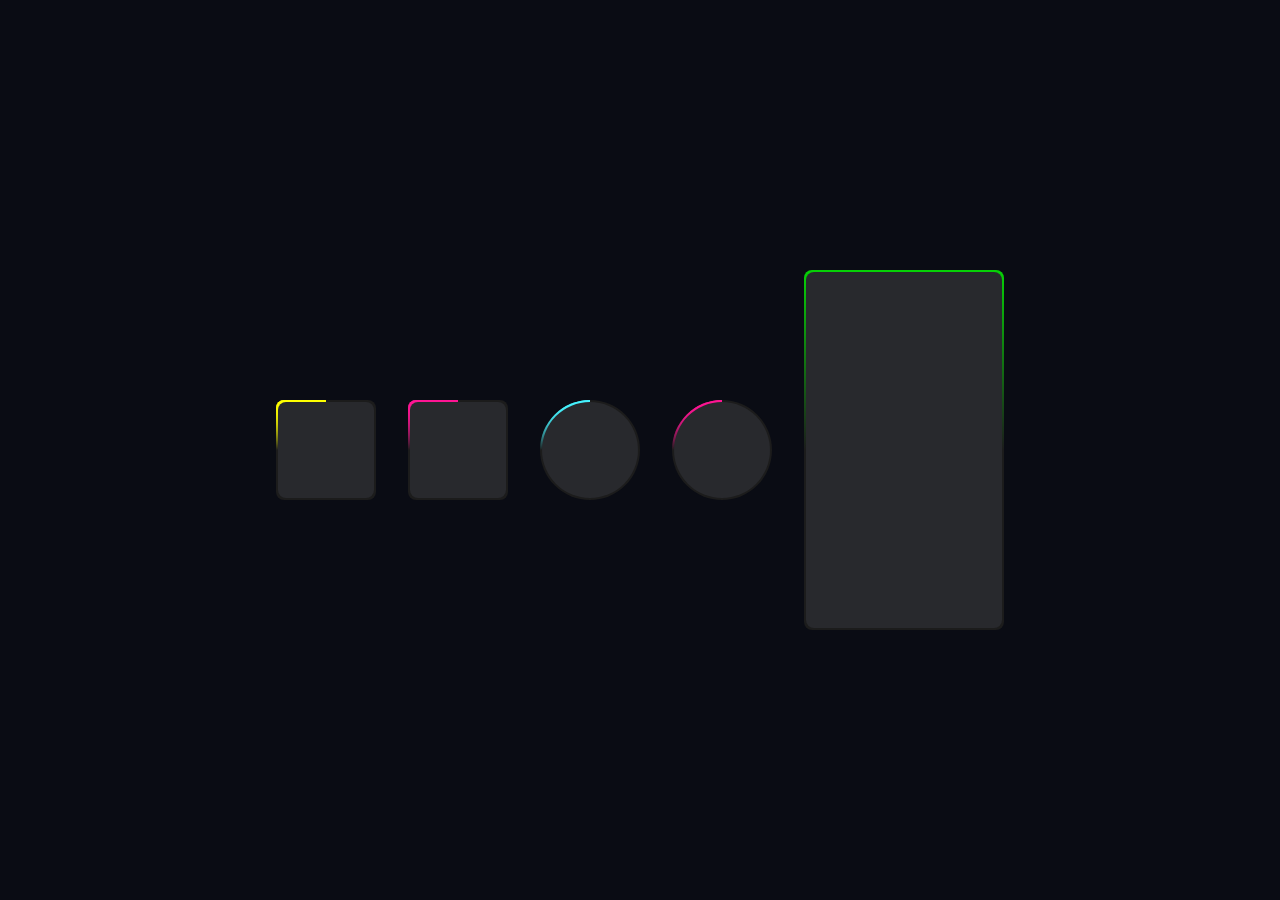
<file: examples_css/border-lights/index.html>
<html>
<head>
	<title>CSS</title>
</head>
<link rel="stylesheet" href="./index.css" />
<body>
	<div class="box yellow sm"><div class="form"></div></div>
	<div class="box pink sm"><div class="form"></div></div>
	<div class="box sky sm circle"><div class="form"></div></div>
	<div class="box pink sm circle"><div class="form"></div></div>
	<div class="box lime md clock"><div class="form"></div></div>
</body>
</html>
</file>
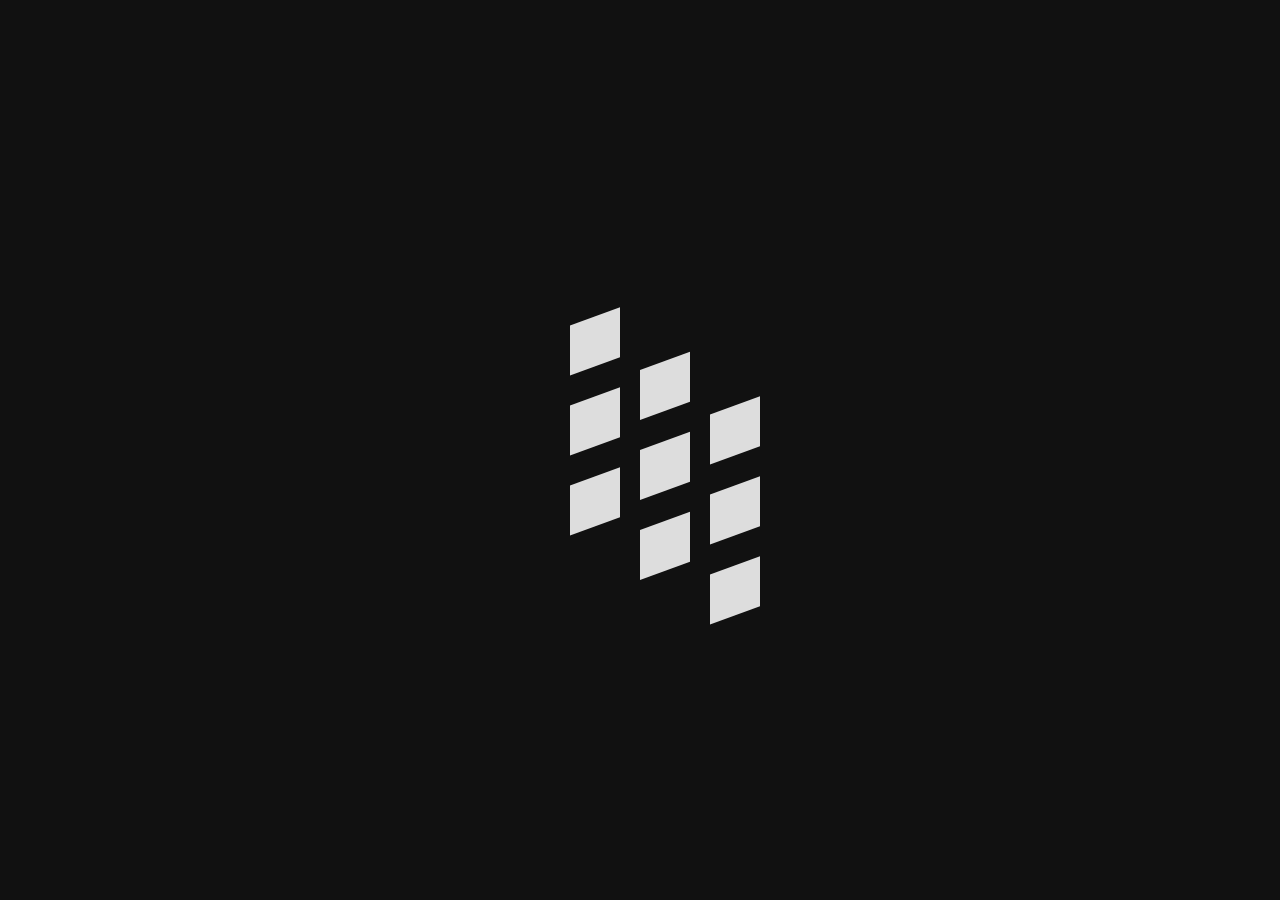
<file: examples_css/cube/index.html>
<!DOCTYPE html>
<html lang="en">
<head>
	<meta charset="UTF-8">
	<title>CSS :: Cube</title>
</head>
<link rel="stylesheet" href="./index.css" />
<body>
	<div class="container">
		<div class="cube">
			<div style="--x: -1; --y: 0;">
				<span style="--i: 3;"></span>
				<span style="--i: 2;"></span>
				<span style="--i: 1;"></span>
			</div>
			<div style="--x: 0; --y: 0;">
				<span style="--i: 3;"></span>
				<span style="--i: 2;"></span>
				<span style="--i: 1;"></span>
			</div>
			<div style="--x: 1; --y: 0;">
				<span style="--i: 3;"></span>
				<span style="--i: 2;"></span>
				<span style="--i: 1;"></span>
			</div>
		</div>
	</div>
</body>
</html>
</file>
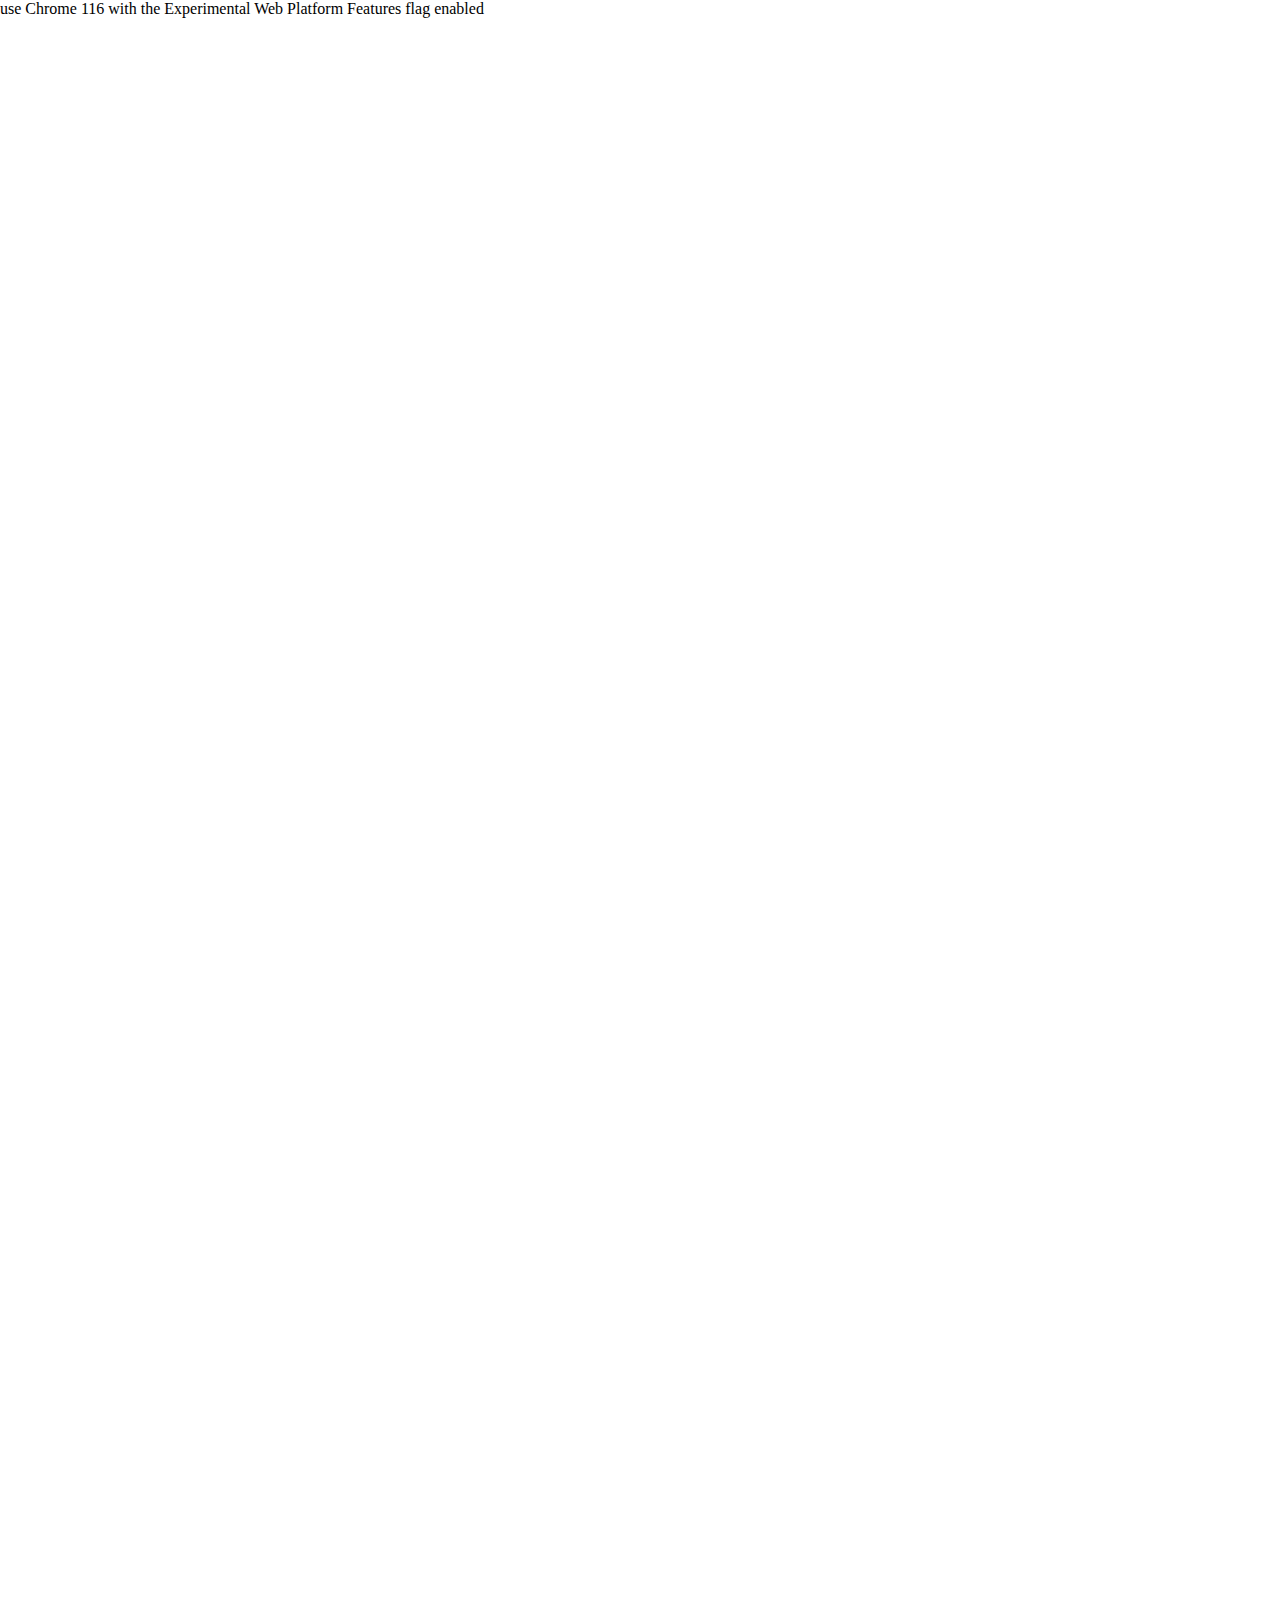
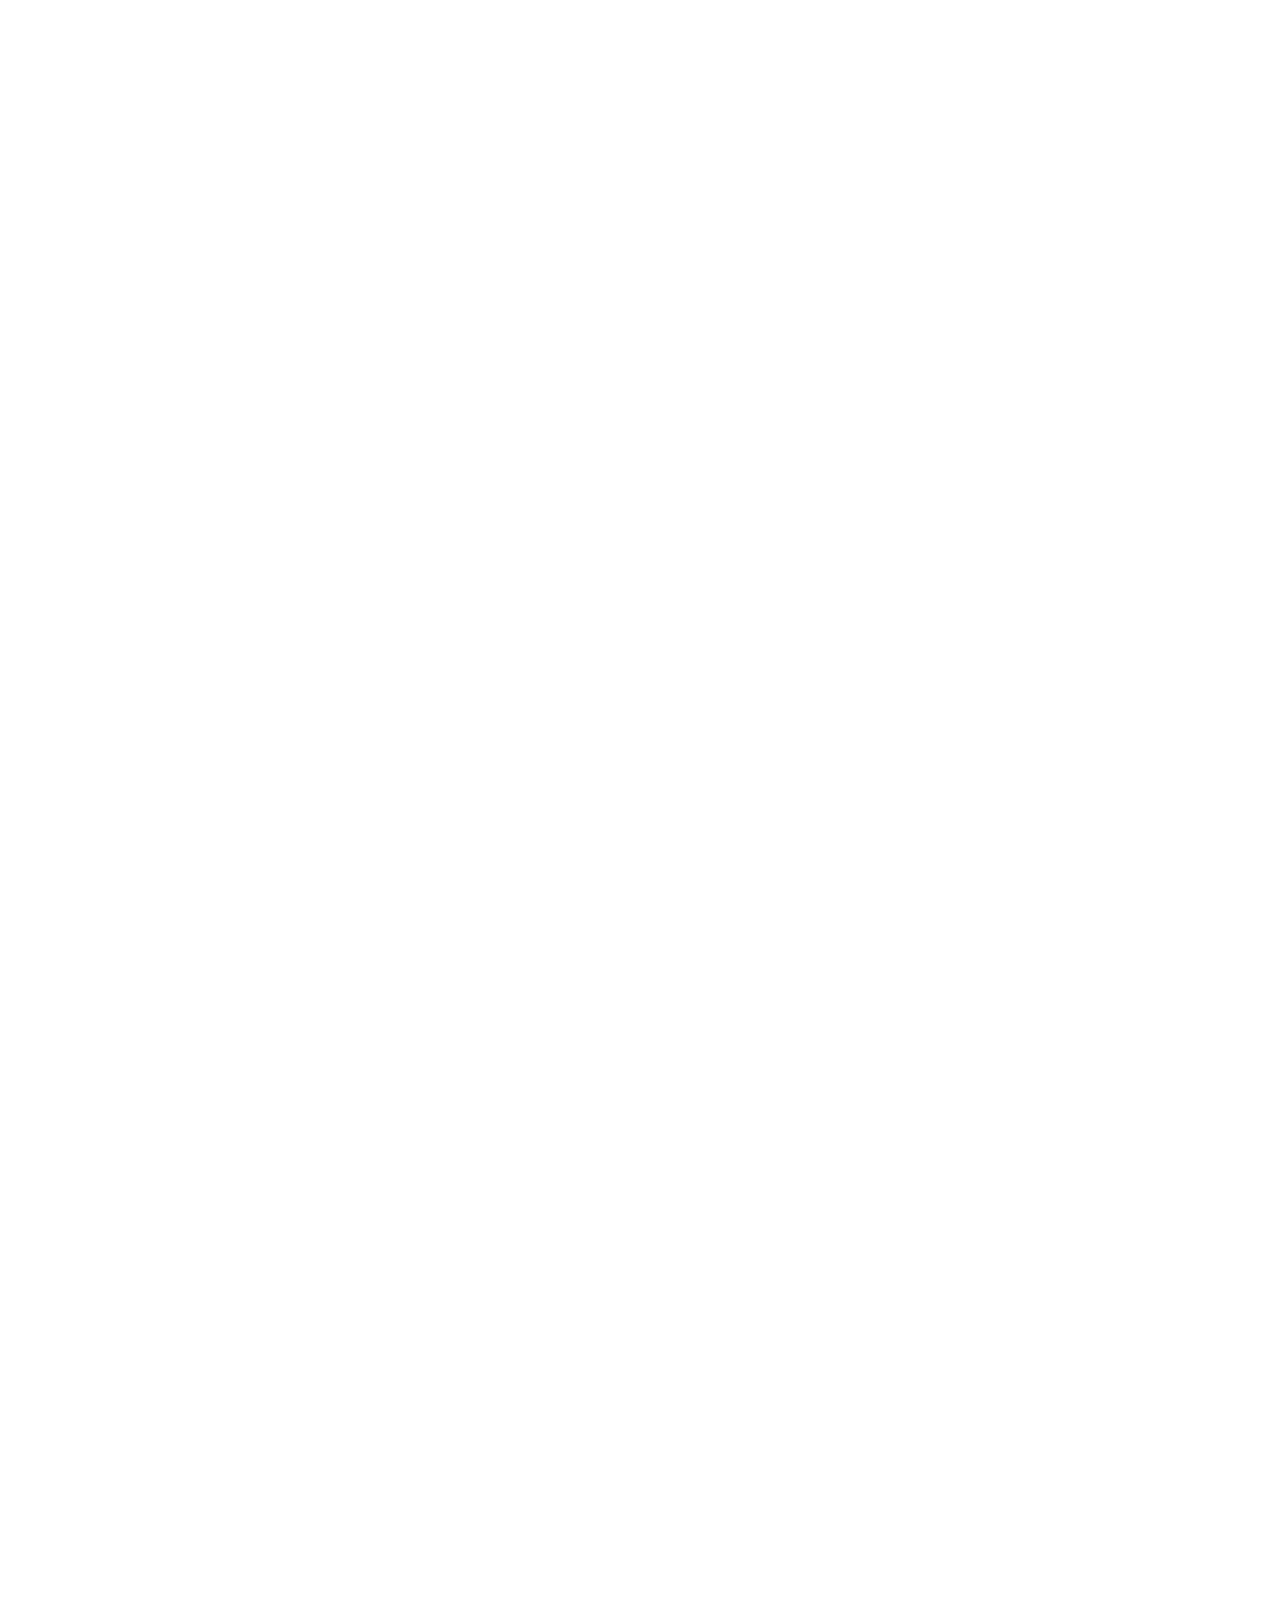
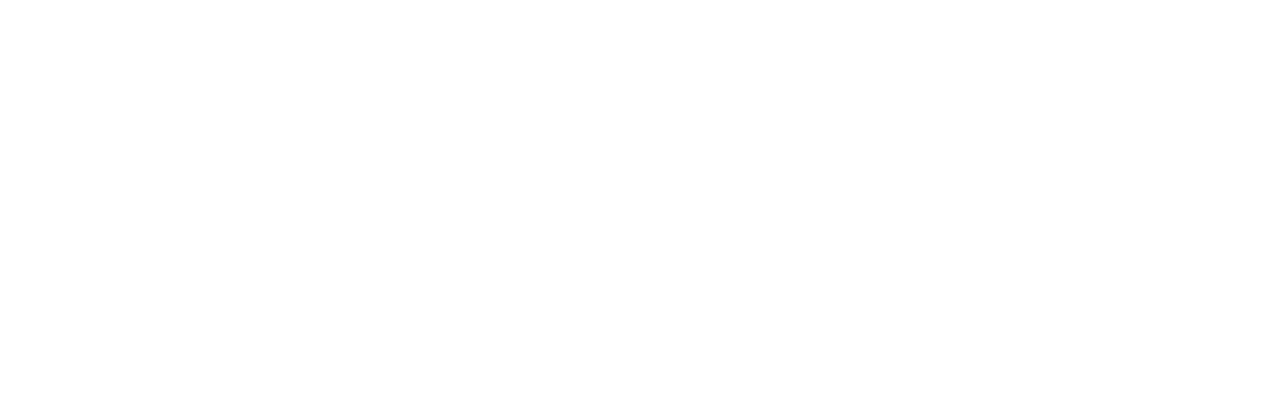
<file: examples_css/scroll-animations/index.html>
<html>
<head>
	<title>scroll-animations</title>
	<link rel="stylesheet" href="index.css">
</head>
<body>
<section>
	<span>use Chrome 116 with the Experimental Web Platform Features flag enabled</span>
	<!-- <div class="circle-wrap">
		<div class="circle"></div>
	</div> -->
</section>
<script src="./index.js"></script>
</body>
</html>
</file>
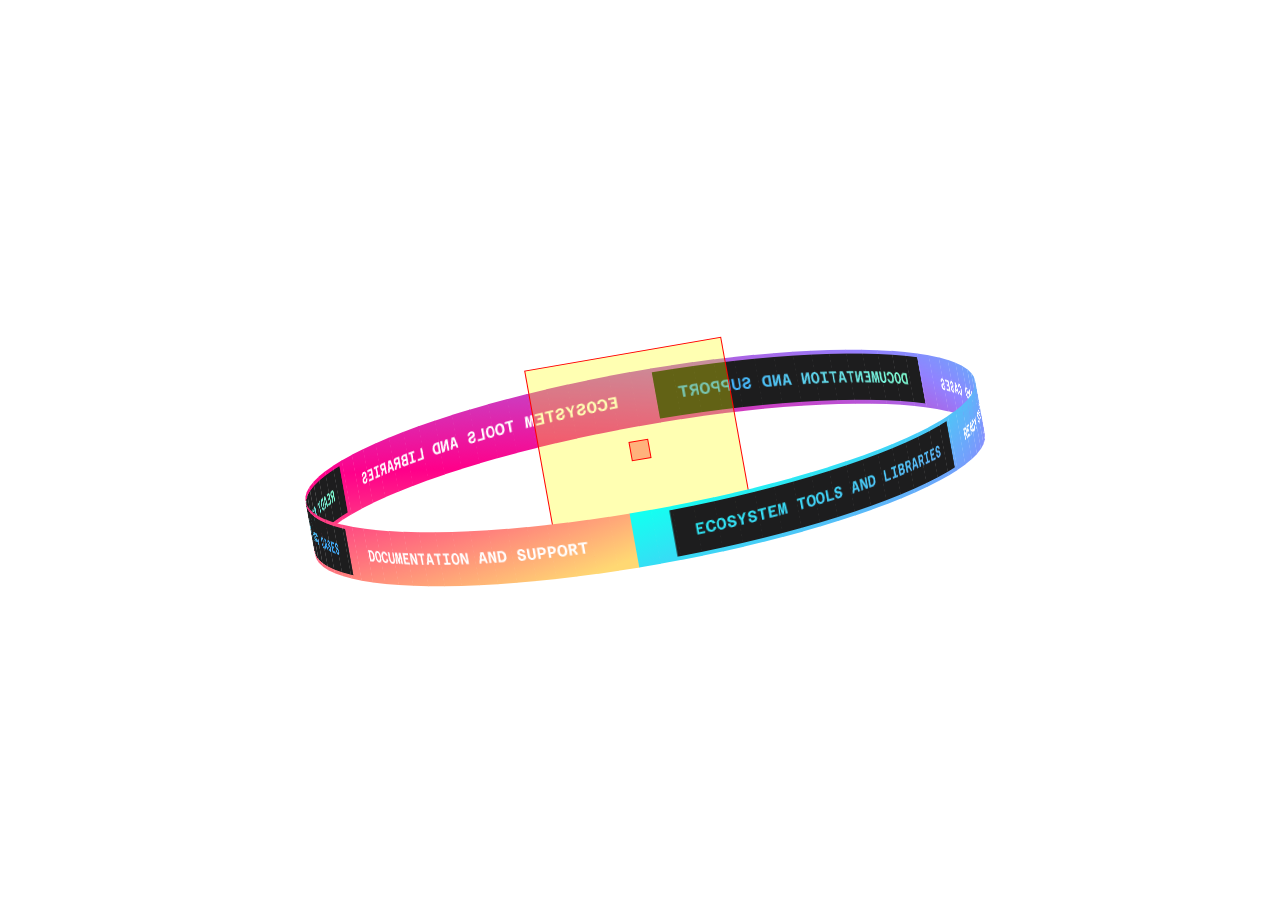
<file: examples_css/ribbon/ribbon_image.html>
<html>
<head>
	<title>CSS</title>
</head>
<style>
* {
	margin: 0;
	padding: 0;
	box-sizing: border-box;
}

body {
	background: white;
}

section {
	display: flex;
	align-items: center;
	justify-content: center;
	height: 100%;
	width: 100%;
}

/* */
.circle-wrap {
	--ribbon-length: 2180;
	--letter-count: 100;

	--letter-height: 56px;
	--letter-width: 21.8px;

	/* */
	--rotation-speed: 30000ms;
	--z-translate: 340px;

	/* position: absolute;
	top: 25%;
	left: 25%; */
	transform-style: preserve-3d;
	transform: rotateX(-12deg) rotateY(0deg) rotateZ(-10deg);

	background: rgba(255, 255, 0, .3);
	border: 1px solid red;
	width: 200px;
	height: 200px;
	padding: 5px;

	display: flex;
	align-items: center;
	justify-content: center;
}

.circle {
	transform-style: preserve-3d;
	animation: animatetext var(--rotation-speed) linear infinite;

	background: rgba(255, 0, 0, .3);
	border: 1px solid red;
	width: 20px;
	height: 20px;
}

.circle .letter {
	height: var(--letter-height);
	width: var(--letter-width);

	padding-top: 4px;
	padding-bottom: 4px;
	background: url('./text.svg');
	background-position: calc(var(--letter-width) * var(--i) * -1) 0;

	display: flex;
	align-items: center;
	justify-content: center;

	position: absolute;
	top: 0;
	left: 0; 

	transform-origin: center;
	transform-style: preserve-3d;
	transform: rotateY(calc(var(--i) * calc(360deg / var(--letter-count))))
		translateZ(var(--z-translate));
}


@keyframes animatetext {
	0% {
		transform: rotateY(360deg);
	}
	100% {
		transform: rotateY(0);
	}
}
</style>
<body>
<section>
	<div class="circle-wrap">
		<div class="circle"></div>
	</div>
</section>
<script>

const texts = new Array(100).fill(' ');

const textsLetters = texts
	.map((str, blockIndex) => {
		return str.split('')
			.map((s) => ({ letter: s, blockIndex }));
	})
	.reduce((acc, cur) => acc.concat(cur), [])
	.map((ltr, index) => {
		ltr.index = index;
		return ltr;
	});

console.log(textsLetters, textsLetters.length);

const html = textsLetters.reduce((acc, item) => {
	const view = `
	<div class="letter"style="--i: ${item.index};">&nbsp;</div>
`;
	return acc + view;
}, '');

document.querySelector('.circle').innerHTML = html

</script>
</body>
</html>
</file>
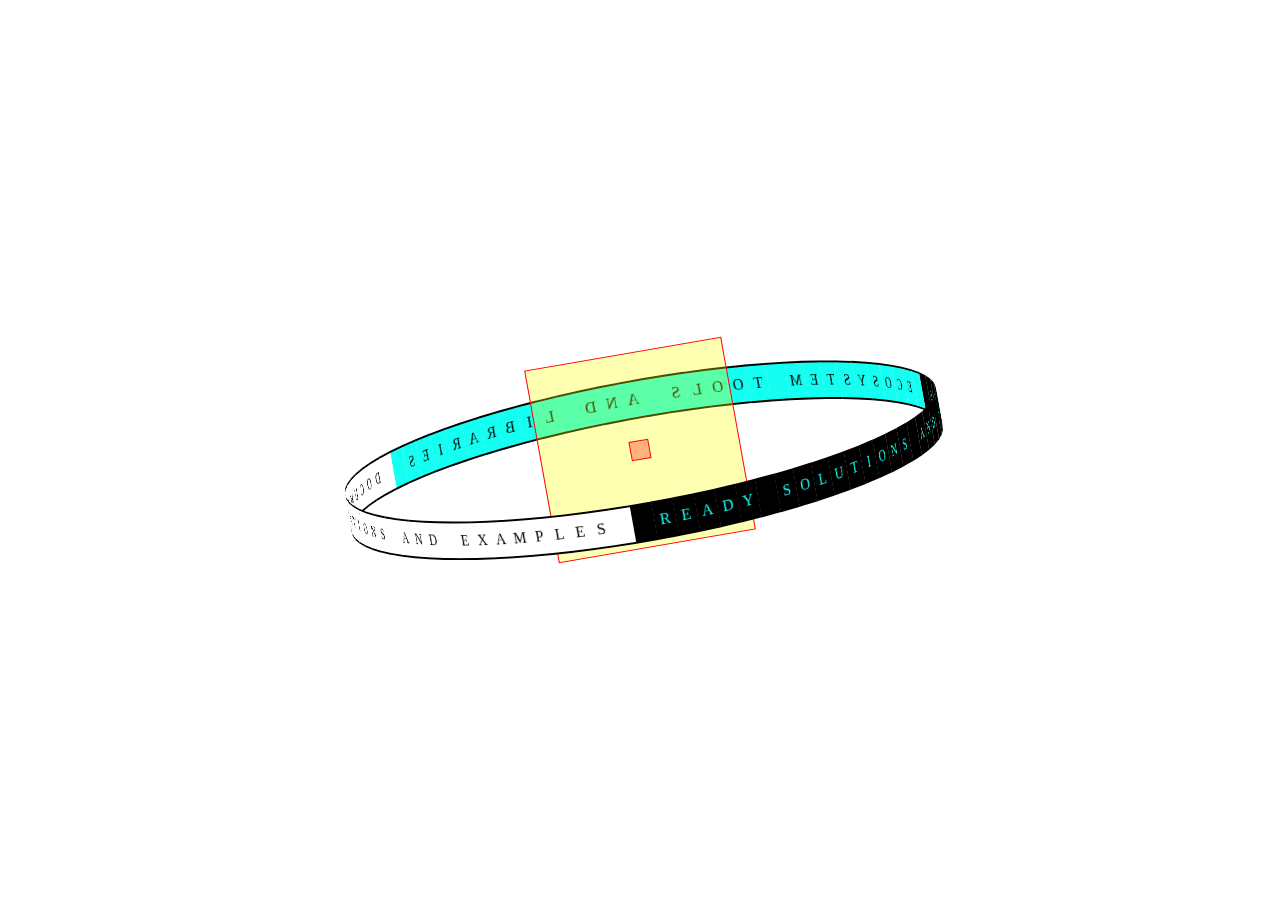
<file: examples_css/ribbon/ribbon_text.html>
<html>
<head>
	<title>CSS</title>
</head>
<style>
* {
	margin: 0;
	padding: 0;
	box-sizing: border-box;
}

body {
	background: white;
}

section {
	display: flex;
	align-items: center;
	justify-content: center;
	height: 100%;
	width: 100%;
}

/* */
.circle-wrap {
	--letter-count: 87;
	--letter-height: 40px;
	--letter-width: 22px;
	/* */
	--rotation-speed: 30000ms;
	--z-translate: 300px;

	/* position: absolute;
	top: 25%;
	left: 25%; */
	transform-style: preserve-3d;
	transform: rotateX(-12deg) rotateY(0deg) rotateZ(-10deg);

	background: rgba(255, 255, 0, .3);
	border: 1px solid red;
	width: 200px;
	height: 200px;
	padding: 5px;

	display: flex;
	align-items: center;
	justify-content: center;
}

.circle {
	transform-style: preserve-3d;
	animation: animatetext var(--rotation-speed) linear infinite;

	background: rgba(255, 0, 0, .3);
	border: 1px solid red;
	width: 20px;
	height: 20px;
}

.circle .letter {
	height: var(--letter-height);
	width: var(--letter-width);

	border-top: 2px solid black;
	border-bottom: 2px solid black;
	/* background: linear-gradient(0deg, rgb(0, 0, 255) 0px, rgb(0, 255, 0) 4px); */
	padding-top: 4px;
	padding-bottom: 4px;


	display: flex;
	align-items: center;
	justify-content: center;

	position: absolute;
	top: 0;
	left: 0; 
	/* background: white; */
	color: blue;

	transform-origin: center;
	transform-style: preserve-3d;
	transform: rotateY(calc(var(--i) * calc(360deg / var(--letter-count))))
		translateZ(var(--z-translate));
}

@keyframes animatetext {
	0% {
		transform: rotateY(360deg);
	}
	100% {
		transform: rotateY(0);
	}
}
</style>
<body>
<section>
	<div class="circle-wrap">
		<div class="circle">
		</div>
	</div>
</section>
<script>

// const letterView = (letter, block, index) => ` ${letter} `;
const blockColors = ['black', '#14FFF1', 'white'];
const textColors = ['#14FFF1', 'black', 'black'];

const texts = [
	' READY SOLUTIONS AND CASES ',
	' ECOSYSTEM TOOLS AND LIBRARIES ',
	' DOCUMENTATIONS AND EXAMPLES ',
];

const textsLetters = texts
	.map((str, blockIndex) => {
		return str.split('')
			.map((s) => ({ letter: s, blockIndex }));
	})
	.reduce((acc, cur) => acc.concat(cur), [])
	.map((ltr, index) => {
		ltr.index = index;
		return ltr;
	});

console.log(textsLetters, textsLetters.length);

const html = textsLetters.reduce((acc, item) => {
	const view = `
	<div class="letter" 
		style="
			--i: ${item.index};
			background: ${blockColors[item.blockIndex]};
			color: ${textColors[item.blockIndex]};
	">${item.letter}</div>
`;
	return acc + view;
}, '');

document.querySelector('.circle').innerHTML = html

</script>
</body>
</html>
</file>
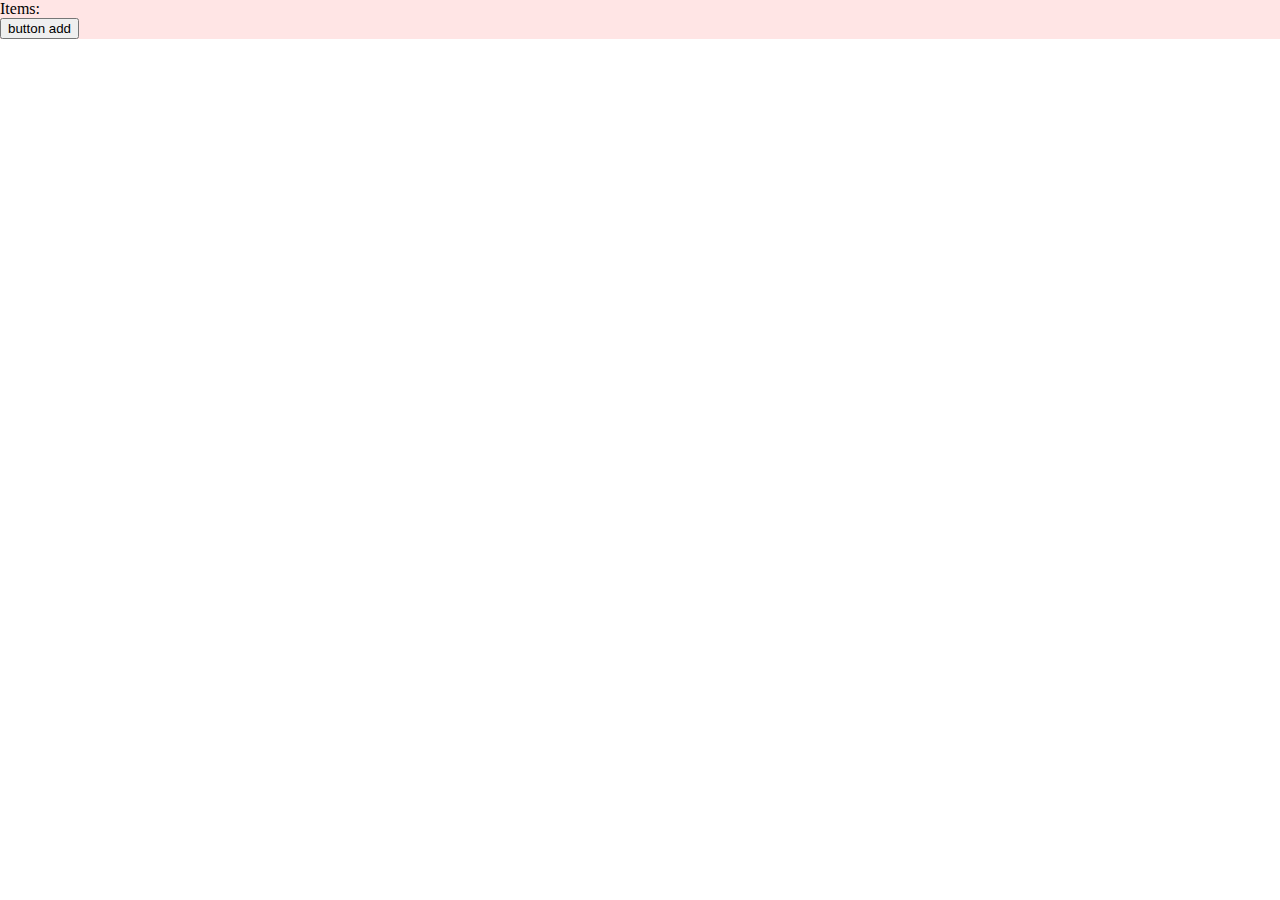
<file: examples_html/base/html.html>
<html>
<head>
	<link rel="stylesheet" href="./index.css" />
</head>
<body>
	<div class="todolist">
		Items:
		<div class="list"></div>
		<button class="button_open">button add</button>
	</div>

	<div class="modal">
		<div class="modal_content">
			modal
			<input class="input_text" type="text" />
			<button class="button_add">add</button>
			<button class="button_close">close</button>
		</div>
	</div>
</body>

<script src="./index.js"></script>
</html>
</file>
<file: examples_css/border-lights/index.css>
* {
	margin: 0;
	padding: 0;
	box-sizing: border-box;
}

body {
	background: #0A0C14;
	display: flex;
	align-items: center;
	justify-content: center;
	min-height: 100vh;
	gap: 32px;
}

.box {
	--width: 380px;
	--height: 420px;

	position: relative;
	width: var(--width);
	height: var(--height);
	background: #1c1c1c;
	border-radius: 8px;
	overflow: hidden;
}

.box::before,
.box::after {
	--color: #ffffff;

	content: '';
	width: 100%;
	height: 100%;
	position: absolute;
	top: -50%;
	left: -50%;
	background: linear-gradient(
		0deg,
		transparent,
		var(--color),
		var(--color)
	);
	transform-origin: bottom right;
	animation: animate-cw 6s linear infinite;
	/* animation: animate-cw 6s linear 1 forwards; */
}

.box::after {
	animation-delay: -3s;
}

.form {
	position: absolute;
	inset: 2px;
	border-radius: 8px;
	background: #28292d;
	z-index: 10;
}

/* sizes */
.box.sm { --width: 100px; height: 100px; }
.box.md {width: 200px; height: 360px; }
.box.circle,
.box.circle .form { border-radius: 50%; }

/* colors */
.box.sky.box::before,
.box.sky.box::after  { --color: #45f3ff; }
.box.pink.box::before,
.box.pink.box::after { --color: #FF1493; }
.box.lime.box::before,
.box.lime.box::after { --color: rgba(0, 255, 0, .8); }
.box.yellow.box::before,
.box.yellow.box::after { --color: #ffff00; }

/* direction */
.box.clock::after {
	top: -50%;
	left: 50%;
	transform-origin: bottom left;
	animation: animate-ccw 6s linear infinite;
	/* animation: animate-ccw 6s linear 1 forwards; */
	animation-delay: 0s;
}

@keyframes animate-cw {
	0% { transform: rotate(0deg); }
	100% { transform: rotate(360deg); }
	/* 100% { transform: rotate(180deg); } */
}

@keyframes animate-ccw {
	0% { transform: rotate(0deg); }
	100% { transform: rotate(-360deg);  }
	/* 100% { transform: rotate(-180deg);  } */
}
</file>
<file: examples_css/cube/index.css>
* {
	margin: 0;
	padding: 0;
	box-sizing: border-box;
}

body {
	display: flex;
	align-items: center;
	justify-content: center;
	background: #111;
	min-height: 100vh;
}

.container {
	position: relative;
	top: -80px;
	transform: skewY(-20deg);
}

.cube {
	z-index: 2;
}

.cube div {
	position: absolute;
	display: flex;
	flex-direction: column;
	gap: 30px;
	translate:
		calc(-70px * var(--x))
		calc(-70px * var(--x));
}

.cube div span {
	position: relative;
	display: inline-block;
	width: 50px;
	height: 50px;
	background: #dddddd;
	z-index: calc(1 * var(--i));
}
</file>
<file: examples_css/scroll-animations/index.css>
* {
	margin: 0;
	padding: 0;
	box-sizing: border-box;
}

body, html {
	height: 100%;
	min-height: 100%;
}

body {
	background: white;
}

section {
	width: 100%;
	height: 400%;
	/* display: flex;
	align-items: flex-start;
	justify-content: center; */
}

/* */
.circle {
	border: 1px solid red;
	width: 40px;
	height: 40px;
	
	background: rgba(255, 0, 0, .3);

	transform-style: preserve-3d;
	/* animation: animatetext var(--rotation-speed) linear infinite; */
	animation: animatetext linear;
	animation-timeline: scroll();
	animation-range: 0 100vh;
}

@keyframes animatetext {
	0% { transform: rotateY(360deg); }
	100% { transform: rotateY(0); }
}


.circle-wrap {
	--ribbon-length: 2180;
	--letter-count: 100;

	--letter-height: 56px;
	--letter-width: 21.8px;

	/* */
	--rotation-speed: 30000ms;
	--z-translate: 340px;

	/* position: absolute;
	top: 25%;
	left: 25%; */
	transform-style: preserve-3d;
	transform: rotateX(-12deg) rotateY(0deg) rotateZ(-10deg);

	background: rgba(255, 255, 0, .3);
	border: 1px solid red;
	width: 200px;
	height: 200px;
	padding: 5px;

	display: flex;
	align-items: center;
	justify-content: center;
}

.circle .letter {
	height: var(--letter-height);
	width: var(--letter-width);
	padding-top: 4px;
	padding-bottom: 4px;
	border-radius: 6px;

	display: flex;
	align-items: center;
	justify-content: center;

	position: absolute;
	top: 0;
	left: 0; 

	background: url('./text.svg');
	background-position: calc(var(--letter-width) * var(--i) * -1) 0;

	transform-origin: center;
	transform-style: preserve-3d;
	transform: rotateY(calc(var(--i) * calc(360deg / var(--letter-count))))
		translateZ(var(--z-translate));
}



.fade-element {
	animation: fade-animation-name 3000ms linear;
}
  
@keyframes fade-animation-name {
	0% {
	  opacity: 0;
	}
  
	100% {
	  opacity: 1;
	}
}

.fade-element {
	animation: fade-animation-name linear;
	animation-timeline: scroll(root block);
	animation-range: 0 100vh;
}
</file>
<file: examples_html/base/index.css>
html, body {
	width: 100%;
	height: 100%;
	padding: 0;
	margin: 0;
}

.todolist {
	background-color: rgba(255, 0, 0, .1);
}

.modal {
	display: none;
	align-items: center;
	justify-content: center;
	background-color: rgba(0, 0, 0, .5);
	position: fixed;
	inset: 0;
}

.modal.opened {
	display: flex;
}

.modal_content {
	width:300px;
	height: 300px;
	background-color: white;
	border-radius: 8px;
}
</file>
